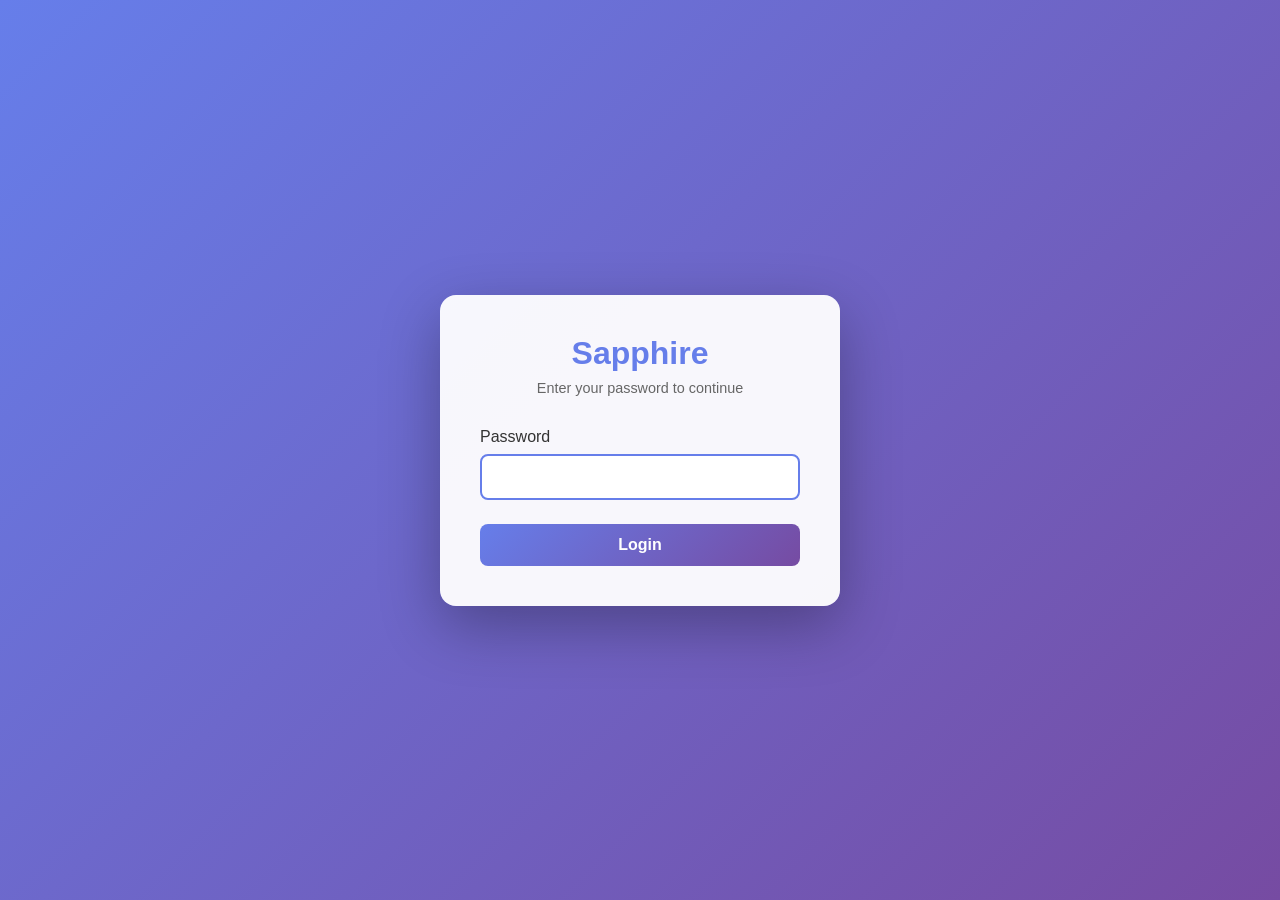
<file: interfaces/web/templates/login.html>
<!DOCTYPE html>
<html lang="en">
<head>
    <meta charset="UTF-8">
    <meta name="viewport" content="width=device-width, initial-scale=1.0">
    <title>Login - Sapphire</title>
    <link rel="icon" type="image/x-icon" href="/static/favicon.ico">
    <style>
        * {
            margin: 0;
            padding: 0;
            box-sizing: border-box;
        }
        
        body {
            font-family: -apple-system, BlinkMacSystemFont, 'Segoe UI', Roboto, sans-serif;
            background: linear-gradient(135deg, #667eea 0%, #764ba2 100%);
            min-height: 100vh;
            display: flex;
            align-items: center;
            justify-content: center;
        }
        
        .login-container {
            background: rgba(255, 255, 255, 0.95);
            padding: 2.5rem;
            border-radius: 16px;
            box-shadow: 0 20px 60px rgba(0, 0, 0, 0.3);
            width: 100%;
            max-width: 400px;
        }
        
        h1 {
            color: #667eea;
            margin-bottom: 0.5rem;
            font-size: 2rem;
            text-align: center;
        }
        
        .subtitle {
            color: #666;
            margin-bottom: 2rem;
            text-align: center;
            font-size: 0.9rem;
        }
        
        .form-group {
            margin-bottom: 1.5rem;
        }
        
        label {
            display: block;
            margin-bottom: 0.5rem;
            color: #333;
            font-weight: 500;
        }
        
        input[type="password"] {
            width: 100%;
            padding: 0.75rem;
            border: 2px solid #e0e0e0;
            border-radius: 8px;
            font-size: 1rem;
            transition: border-color 0.3s;
        }
        
        input[type="password"]:focus {
            outline: none;
            border-color: #667eea;
        }
        
        button {
            width: 100%;
            padding: 0.75rem;
            background: linear-gradient(135deg, #667eea 0%, #764ba2 100%);
            color: white;
            border: none;
            border-radius: 8px;
            font-size: 1rem;
            font-weight: 600;
            cursor: pointer;
            transition: transform 0.2s, box-shadow 0.2s;
        }
        
        button:hover {
            transform: translateY(-2px);
            box-shadow: 0 10px 20px rgba(102, 126, 234, 0.4);
        }
        
        button:active {
            transform: translateY(0);
        }
        
        .error {
            background: #fee;
            color: #c33;
            padding: 0.75rem;
            border-radius: 8px;
            margin-bottom: 1rem;
            text-align: center;
            display: none;
        }
        
        .error.show {
            display: block;
        }
    </style>
</head>
<body>
    <div class="login-container">
        <h1>Sapphire</h1>
        <p class="subtitle">Enter your password to continue</p>
        
        <div class="error" id="error-message"></div>
        
        <form method="POST" action="/login">
            <div class="form-group">
                <input type="hidden" name="csrf_token" value="{{ csrf_token() }}">
                <label for="password">Password</label>
                <input type="password" id="password" name="password" required autofocus>
            </div>
            <button type="submit">Login</button>
        </form>
    </div>
    
    <script>
        // Show error message if present
        const urlParams = new URLSearchParams(window.location.search);
        const error = urlParams.get('error');
        if (error) {
            const errorDiv = document.getElementById('error-message');
            errorDiv.textContent = error === 'invalid' ? 'Invalid password' : 'An error occurred';
            errorDiv.classList.add('show');
        }
    </script>
</body>
</html>
</file>
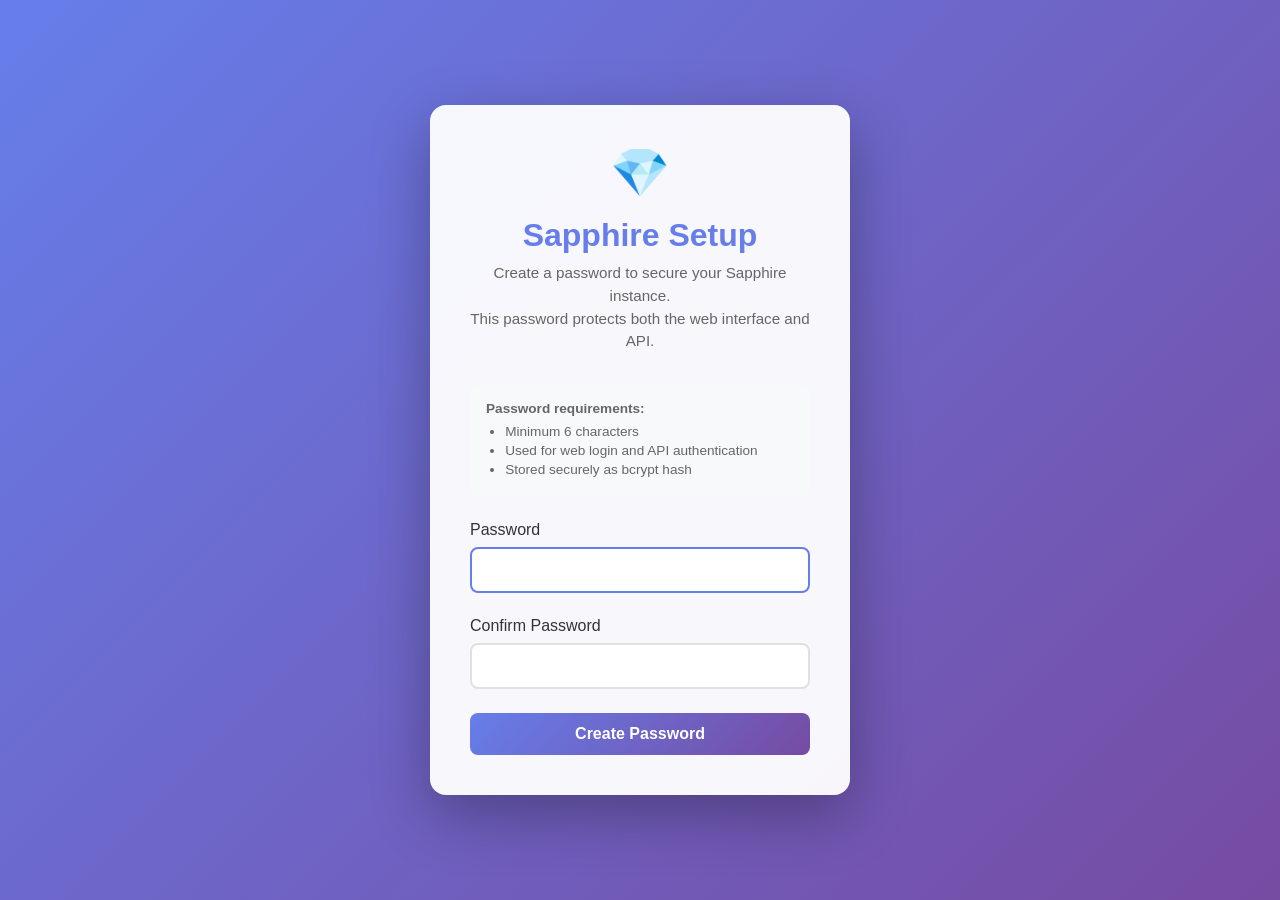
<file: interfaces/web/templates/setup.html>
<!DOCTYPE html>
<html lang="en">
<head>
    <meta charset="UTF-8">
    <meta name="viewport" content="width=device-width, initial-scale=1.0">
    <title>Setup - Sapphire</title>
    <link rel="icon" type="image/x-icon" href="/static/favicon.ico">
    <style>
        * {
            margin: 0;
            padding: 0;
            box-sizing: border-box;
        }
        
        body {
            font-family: -apple-system, BlinkMacSystemFont, 'Segoe UI', Roboto, sans-serif;
            background: linear-gradient(135deg, #667eea 0%, #764ba2 100%);
            min-height: 100vh;
            display: flex;
            align-items: center;
            justify-content: center;
        }
        
        .setup-container {
            background: rgba(255, 255, 255, 0.95);
            padding: 2.5rem;
            border-radius: 16px;
            box-shadow: 0 20px 60px rgba(0, 0, 0, 0.3);
            width: 100%;
            max-width: 420px;
        }
        
        h1 {
            color: #667eea;
            margin-bottom: 0.5rem;
            font-size: 2rem;
            text-align: center;
        }
        
        .subtitle {
            color: #666;
            margin-bottom: 2rem;
            text-align: center;
            font-size: 0.95rem;
            line-height: 1.5;
        }
        
        .form-group {
            margin-bottom: 1.5rem;
        }
        
        label {
            display: block;
            margin-bottom: 0.5rem;
            color: #333;
            font-weight: 500;
        }
        
        input[type="password"] {
            width: 100%;
            padding: 0.75rem;
            border: 2px solid #e0e0e0;
            border-radius: 8px;
            font-size: 1rem;
            transition: border-color 0.3s;
        }
        
        input[type="password"]:focus {
            outline: none;
            border-color: #667eea;
        }
        
        button {
            width: 100%;
            padding: 0.75rem;
            background: linear-gradient(135deg, #667eea 0%, #764ba2 100%);
            color: white;
            border: none;
            border-radius: 8px;
            font-size: 1rem;
            font-weight: 600;
            cursor: pointer;
            transition: transform 0.2s, box-shadow 0.2s;
        }
        
        button:hover {
            transform: translateY(-2px);
            box-shadow: 0 10px 20px rgba(102, 126, 234, 0.4);
        }
        
        button:active {
            transform: translateY(0);
        }
        
        .error {
            background: #fee;
            color: #c33;
            padding: 0.75rem;
            border-radius: 8px;
            margin-bottom: 1rem;
            text-align: center;
            display: none;
        }
        
        .error.show {
            display: block;
        }
        
        .requirements {
            background: #f8f9fa;
            padding: 1rem;
            border-radius: 8px;
            margin-bottom: 1.5rem;
            font-size: 0.85rem;
            color: #666;
        }
        
        .requirements ul {
            margin-left: 1.2rem;
            margin-top: 0.5rem;
        }
        
        .requirements li {
            margin-bottom: 0.25rem;
        }
        
        .icon {
            font-size: 3rem;
            text-align: center;
            margin-bottom: 1rem;
        }
    </style>
</head>
<body>
    <div class="setup-container">
        <div class="icon">💎</div>
        <h1>Sapphire Setup</h1>
        <p class="subtitle">Create a password to secure your Sapphire instance.<br>This password protects both the web interface and API.</p>
        
        <div class="error" id="error-message"></div>
        
        <div class="requirements">
            <strong>Password requirements:</strong>
            <ul>
                <li>Minimum 6 characters</li>
                <li>Used for web login and API authentication</li>
                <li>Stored securely as bcrypt hash</li>
            </ul>
        </div>
        
        <form method="POST" action="/setup" id="setup-form">
            <div class="form-group">
                <input type="hidden" name="csrf_token" value="{{ csrf_token() }}">
                <label for="password">Password</label>
                <input type="password" id="password" name="password" required autofocus minlength="6">
            </div>
            <div class="form-group">
                <label for="confirm">Confirm Password</label>
                <input type="password" id="confirm" name="confirm" required minlength="6">
            </div>
            <button type="submit">Create Password</button>
        </form>
    </div>
    
    <script>
        // Show error message if present
        const urlParams = new URLSearchParams(window.location.search);
        const error = urlParams.get('error');
        if (error) {
            const errorDiv = document.getElementById('error-message');
            const messages = {
                'empty': 'Please enter a password',
                'short': 'Password must be at least 6 characters',
                'mismatch': 'Passwords do not match',
                'failed': 'Failed to save password. Check server logs.'
            };
            errorDiv.textContent = messages[error] || 'An error occurred';
            errorDiv.classList.add('show');
        }
        
        // Client-side validation
        document.getElementById('setup-form').addEventListener('submit', function(e) {
            const password = document.getElementById('password').value;
            const confirm = document.getElementById('confirm').value;
            const errorDiv = document.getElementById('error-message');
            
            if (password.length < 6) {
                e.preventDefault();
                errorDiv.textContent = 'Password must be at least 6 characters';
                errorDiv.classList.add('show');
                return;
            }
            
            if (password !== confirm) {
                e.preventDefault();
                errorDiv.textContent = 'Passwords do not match';
                errorDiv.classList.add('show');
                return;
            }
        });
    </script>
</body>
</html>
</file>
